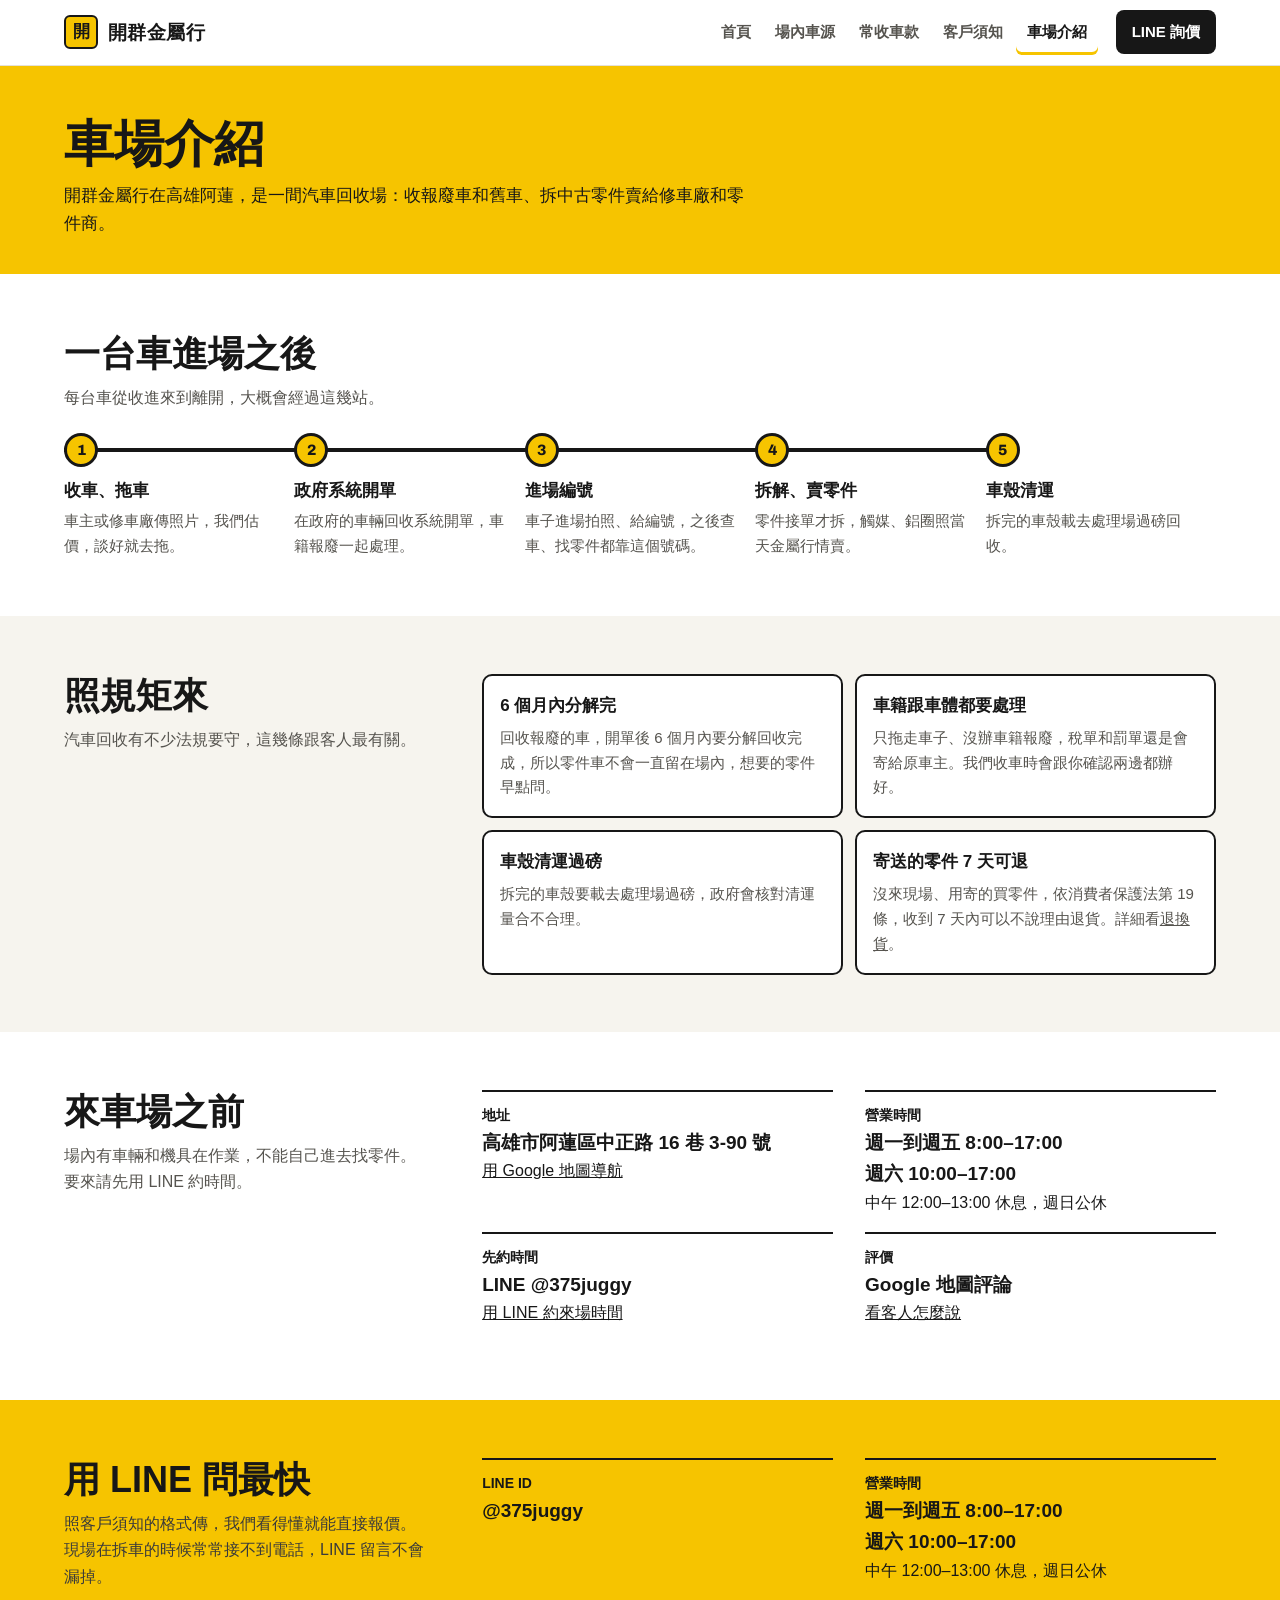
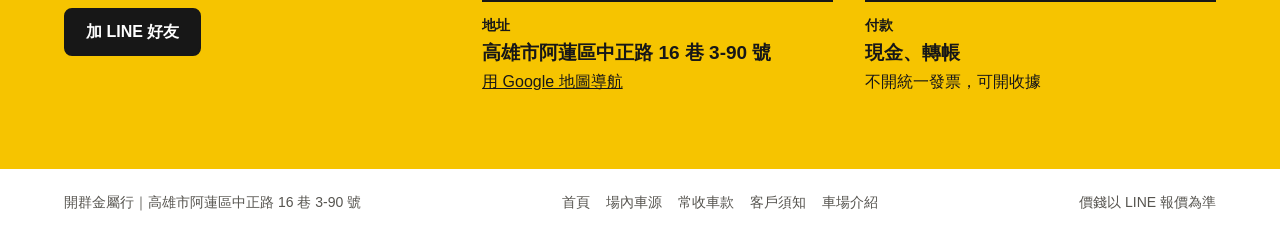
<file: about.html>
<!DOCTYPE html>
<html lang="zh-Hant-TW">
<head>
<meta charset="utf-8">
<meta name="viewport" content="width=device-width, initial-scale=1">
<title>車場介紹｜開群金屬行</title>
<meta name="description" content="開群金屬行在高雄阿蓮：一台報廢車進場後怎麼處理、我們守哪些規矩、來車場之前要知道的事。">
<meta name="theme-color" content="#f6c400">
<link rel="canonical" href="https://t3ekaede-beep.github.io/kaichun-metal/about.html">
<link rel="icon" href="favicon.svg" type="image/svg+xml">
<link rel="icon" href="favicon-32.png" sizes="32x32" type="image/png">
<link rel="apple-touch-icon" href="apple-touch-icon.png">
<meta property="og:type" content="website">
<meta property="og:locale" content="zh_TW">
<meta property="og:site_name" content="開群金屬行">
<meta property="og:title" content="車場介紹｜開群金屬行">
<meta property="og:description" content="開群金屬行在高雄阿蓮：一台報廢車進場後怎麼處理、我們守哪些規矩、來車場之前要知道的事。">
<meta property="og:url" content="https://t3ekaede-beep.github.io/kaichun-metal/about.html">
<meta property="og:image" content="https://t3ekaede-beep.github.io/kaichun-metal/og.png">
<meta property="og:image:width" content="1200">
<meta property="og:image:height" content="630">
<meta name="twitter:card" content="summary_large_image">
<link rel="preconnect" href="https://fonts.googleapis.com">
<link rel="preconnect" href="https://fonts.gstatic.com" crossorigin>
<link href="https://fonts.googleapis.com/css2?family=Archivo:wght@800&amp;display=swap" rel="stylesheet">
<link rel="stylesheet" href="assets/site.css">
<script type="application/ld+json">{"@context": "https://schema.org", "@type": "AutoPartsStore", "name": "開群金屬行", "url": "https://t3ekaede-beep.github.io/kaichun-metal/", "image": "https://t3ekaede-beep.github.io/kaichun-metal/og.png", "description": "高雄阿蓮的汽車回收場：中古零件、報廢車收購。", "address": {"@type": "PostalAddress", "streetAddress": "阿蓮里中正路16巷3-90號", "addressLocality": "阿蓮區", "addressRegion": "高雄市", "postalCode": "822", "addressCountry": "TW"}, "geo": {"@type": "GeoCoordinates", "latitude": 22.882908, "longitude": 120.3438987}, "hasMap": "https://www.google.com/maps/search/?api=1&query=%E9%96%8B%E7%BE%A4%E9%87%91%E5%B1%AC%E8%A1%8C&query_place_id=ChIJ3XGffF9tbjQRUe3NIeFh1gE", "openingHoursSpecification": [{"@type": "OpeningHoursSpecification", "dayOfWeek": ["Monday", "Tuesday", "Wednesday", "Thursday", "Friday"], "opens": "08:00", "closes": "12:00"}, {"@type": "OpeningHoursSpecification", "dayOfWeek": ["Monday", "Tuesday", "Wednesday", "Thursday", "Friday"], "opens": "13:00", "closes": "17:00"}, {"@type": "OpeningHoursSpecification", "dayOfWeek": "Saturday", "opens": "10:00", "closes": "12:00"}, {"@type": "OpeningHoursSpecification", "dayOfWeek": "Saturday", "opens": "13:00", "closes": "17:00"}], "paymentAccepted": "現金, 轉帳", "sameAs": ["https://line.me/R/ti/p/@375juggy"]}</script>
</head>
<body>
<a class="skip" href="#main">跳到內容</a>
<svg width="0" height="0" style="position:absolute" aria-hidden="true"><symbol id="sil" viewBox="0 0 300 110"><path fill="currentColor" d="M8 84V62q2-11 22-13l52-4 30-29q6-6 15-6h76q10 0 17 8l28 27 30 5q14 3 14 16v18z"/><circle cx="76" cy="84" r="22" fill="currentColor"/><circle cx="234" cy="84" r="22" fill="currentColor"/></symbol></svg>
<header class="hdr"><div class="bar">
<a class="brand" href="index.html"><span class="plate" aria-hidden="true">開</span><b>開群金屬行</b></a>
<nav class="main" aria-label="主選單"><a href="index.html">首頁</a><a href="inventory.html">場內車源</a><a href="models.html">常收車款</a><a href="guide.html">客戶須知</a><a href="about.html" aria-current="page">車場介紹</a></nav>
<a class="cta" data-goatcounter-click="line-add" data-goatcounter-no-session="1" href="https://line.me/R/ti/p/@375juggy">LINE 詢價</a>
</div></header>
<main id="main">
<section class="page-head"><div class="wrap">
  <h1>車場介紹</h1>
  <p>開群金屬行在高雄阿蓮，是一間汽車回收場：收報廢車和舊車、拆中古零件賣給修車廠和零件商。</p>
</div></section>

<section class="band"><div class="wrap">
  <div class="sec-head"><h2>一台車進場之後</h2><p class="lead">每台車從收進來到離開，大概會經過這幾站。</p></div>
  <ol class="route">
    <li><i>1</i><b>收車、拖車</b><span>車主或修車廠傳照片，我們估價，談好就去拖。</span></li>
    <li><i>2</i><b>政府系統開單</b><span>在政府的車輛回收系統開單，車籍報廢一起處理。</span></li>
    <li><i>3</i><b>進場編號</b><span>車子進場拍照、給編號，之後查車、找零件都靠這個號碼。</span></li>
    <li><i>4</i><b>拆解、賣零件</b><span>零件接單才拆，觸媒、鋁圈照當天金屬行情賣。</span></li>
    <li><i>5</i><b>車殼清運</b><span>拆完的車殼載去處理場過磅回收。</span></li>
  </ol>
</div></section>

<section class="band alt"><div class="wrap sec">
  <div><h2>照規矩來</h2><p class="lead">汽車回收有不少法規要守，這幾條跟客人最有關。</p></div>
  <div class="rules">
    <div class="box"><b>6 個月內分解完</b><p>回收報廢的車，開單後 6 個月內要分解回收完成，所以零件車不會一直留在場內，想要的零件早點問。</p></div>
    <div class="box"><b>車籍跟車體都要處理</b><p>只拖走車子、沒辦車籍報廢，稅單和罰單還是會寄給原車主。我們收車時會跟你確認兩邊都辦好。</p></div>
    <div class="box"><b>車殼清運過磅</b><p>拆完的車殼要載去處理場過磅，政府會核對清運量合不合理。</p></div>
    <div class="box"><b>寄送的零件 7 天可退</b><p>沒來現場、用寄的買零件，依消費者保護法第 19 條，收到 7 天內可以不說理由退貨。詳細看<a href="guide.html#returns">退換貨</a>。</p></div>
  </div>
</div></section>

<section class="band"><div class="wrap sec">
  <div><h2>來車場之前</h2><p class="lead">場內有車輛和機具在作業，不能自己進去找零件。要來請先用 LINE 約時間。</p></div>
  <div class="cgrid plain-grid">
    <div><small>地址</small><span>高雄市阿蓮區中正路 16 巷 3-90 號</span><br><a href="https://www.google.com/maps/search/?api=1&amp;query=%E9%96%8B%E7%BE%A4%E9%87%91%E5%B1%AC%E8%A1%8C&amp;query_place_id=ChIJ3XGffF9tbjQRUe3NIeFh1gE">用 Google 地圖導航</a></div>
    <div><small>營業時間</small><span class="nw">週一到週五 8:00–17:00</span><br><span class="nw">週六 10:00–17:00</span><br>中午 12:00–13:00 休息，週日公休</div>
    <div><small>先約時間</small><span>LINE @375juggy</span><br><a data-goatcounter-click="line-add" data-goatcounter-no-session="1" href="https://line.me/R/ti/p/@375juggy">用 LINE 約來場時間</a></div>
    <div><small>評價</small><span>Google 地圖評論</span><br><a href="https://www.google.com/maps/search/?api=1&amp;query=%E9%96%8B%E7%BE%A4%E9%87%91%E5%B1%AC%E8%A1%8C&amp;query_place_id=ChIJ3XGffF9tbjQRUe3NIeFh1gE">看客人怎麼說</a></div>
  </div>
</div></section>
<section class="band contact" id="contact"><div class="wrap sec">
  <div>
    <h2>用 LINE 問最快</h2>
    <p class="lead">照客戶須知的格式傳，我們看得懂就能直接報價。現場在拆車的時候常常接不到電話，LINE 留言不會漏掉。</p>
    <div class="btns" style="margin-top:18px"><a class="btn dark" data-goatcounter-click="line-add" data-goatcounter-no-session="1" href="https://line.me/R/ti/p/@375juggy">加 LINE 好友</a></div>
  </div>
  <div class="cgrid">
    <div><small>LINE ID</small><span>@375juggy</span></div>
    <div><small>營業時間</small><span class="nw">週一到週五 8:00–17:00</span><br><span class="nw">週六 10:00–17:00</span><br>中午 12:00–13:00 休息，週日公休</div>
    <div><small>地址</small><span>高雄市阿蓮區中正路 16 巷 3-90 號</span><br><a href="https://www.google.com/maps/search/?api=1&amp;query=%E9%96%8B%E7%BE%A4%E9%87%91%E5%B1%AC%E8%A1%8C&amp;query_place_id=ChIJ3XGffF9tbjQRUe3NIeFh1gE">用 Google 地圖導航</a></div>
    <div><small>付款</small><span>現金、轉帳</span><br>不開統一發票，可開收據</div>
  </div>
</div></section>

</main>
<footer class="ft"><div class="wrap"><span>開群金屬行｜高雄市阿蓮區中正路 16 巷 3-90 號</span><nav aria-label="頁尾"><a href="index.html">首頁</a><a href="inventory.html">場內車源</a><a href="models.html">常收車款</a><a href="guide.html">客戶須知</a><a href="about.html">車場介紹</a></nav><span>價錢以 LINE 報價為準</span></div></footer>
<script src="assets/site.js" defer></script>

</body>
</html>
</file>
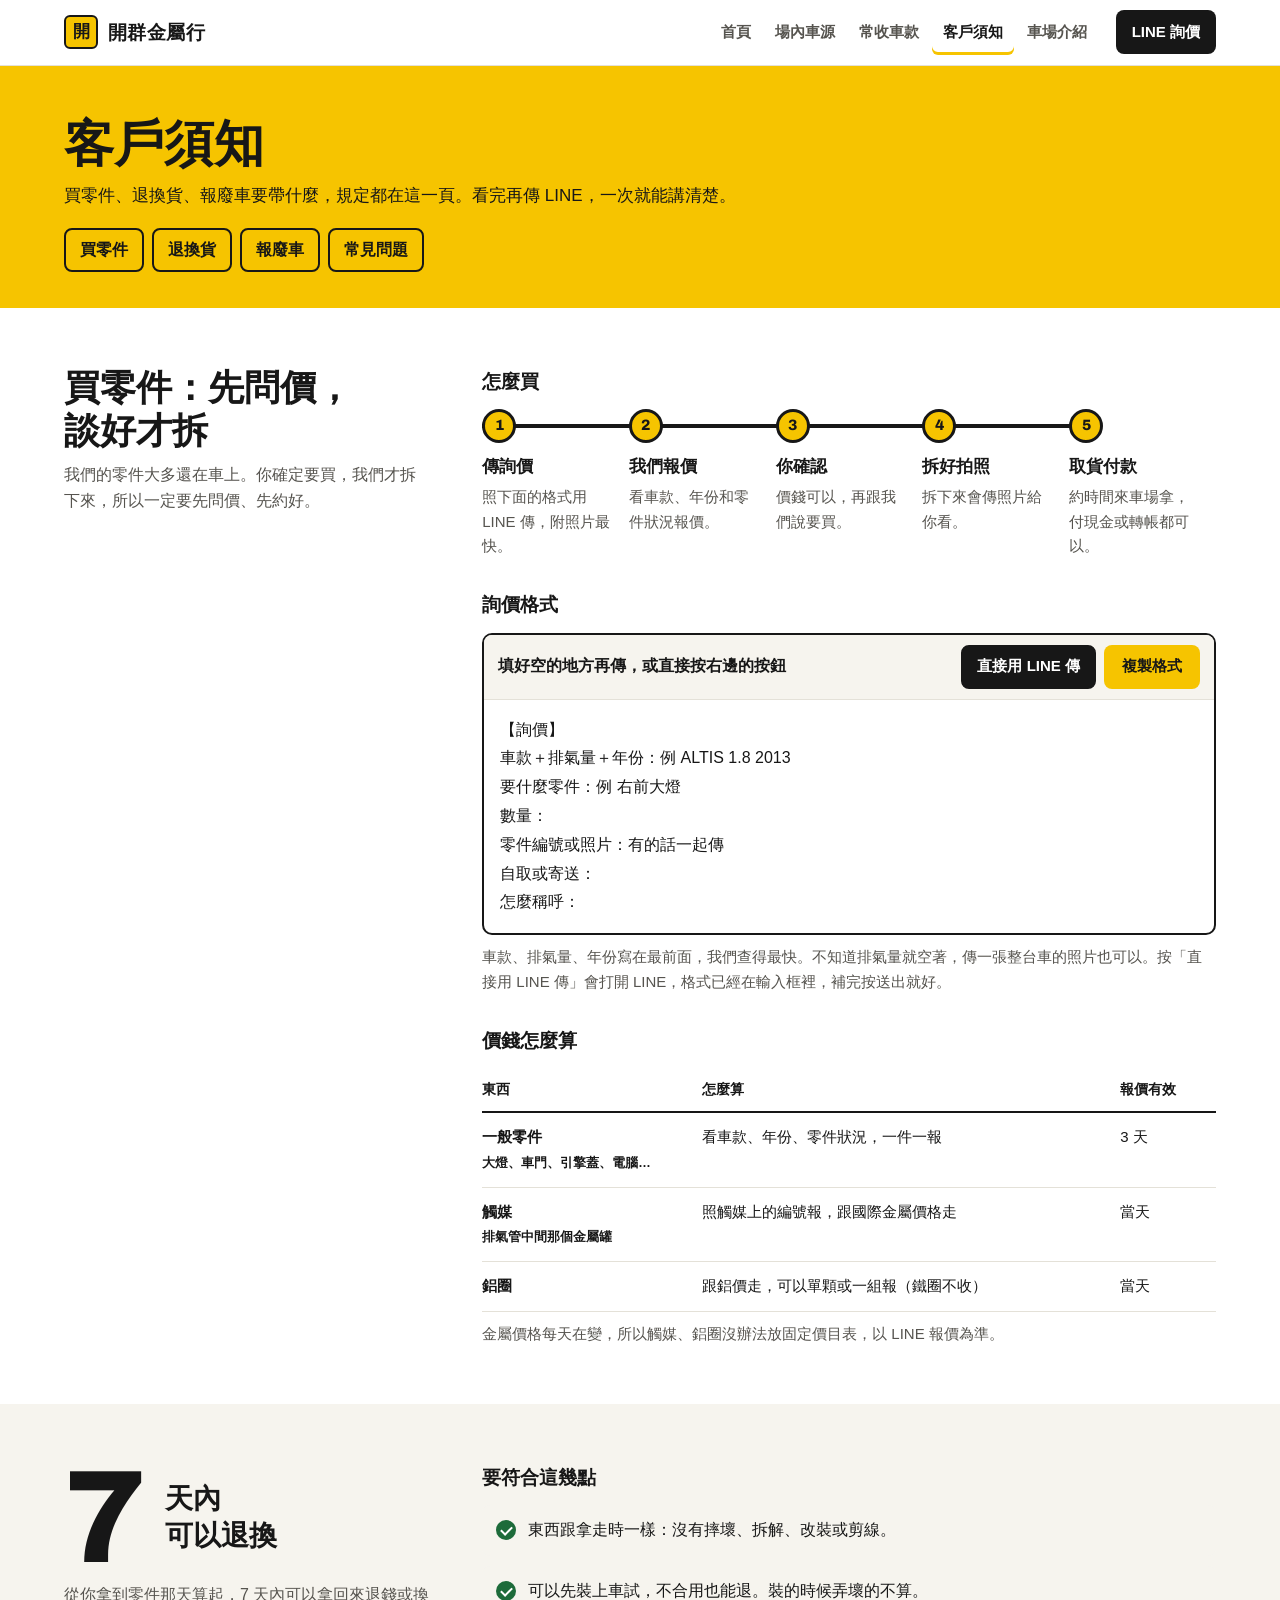
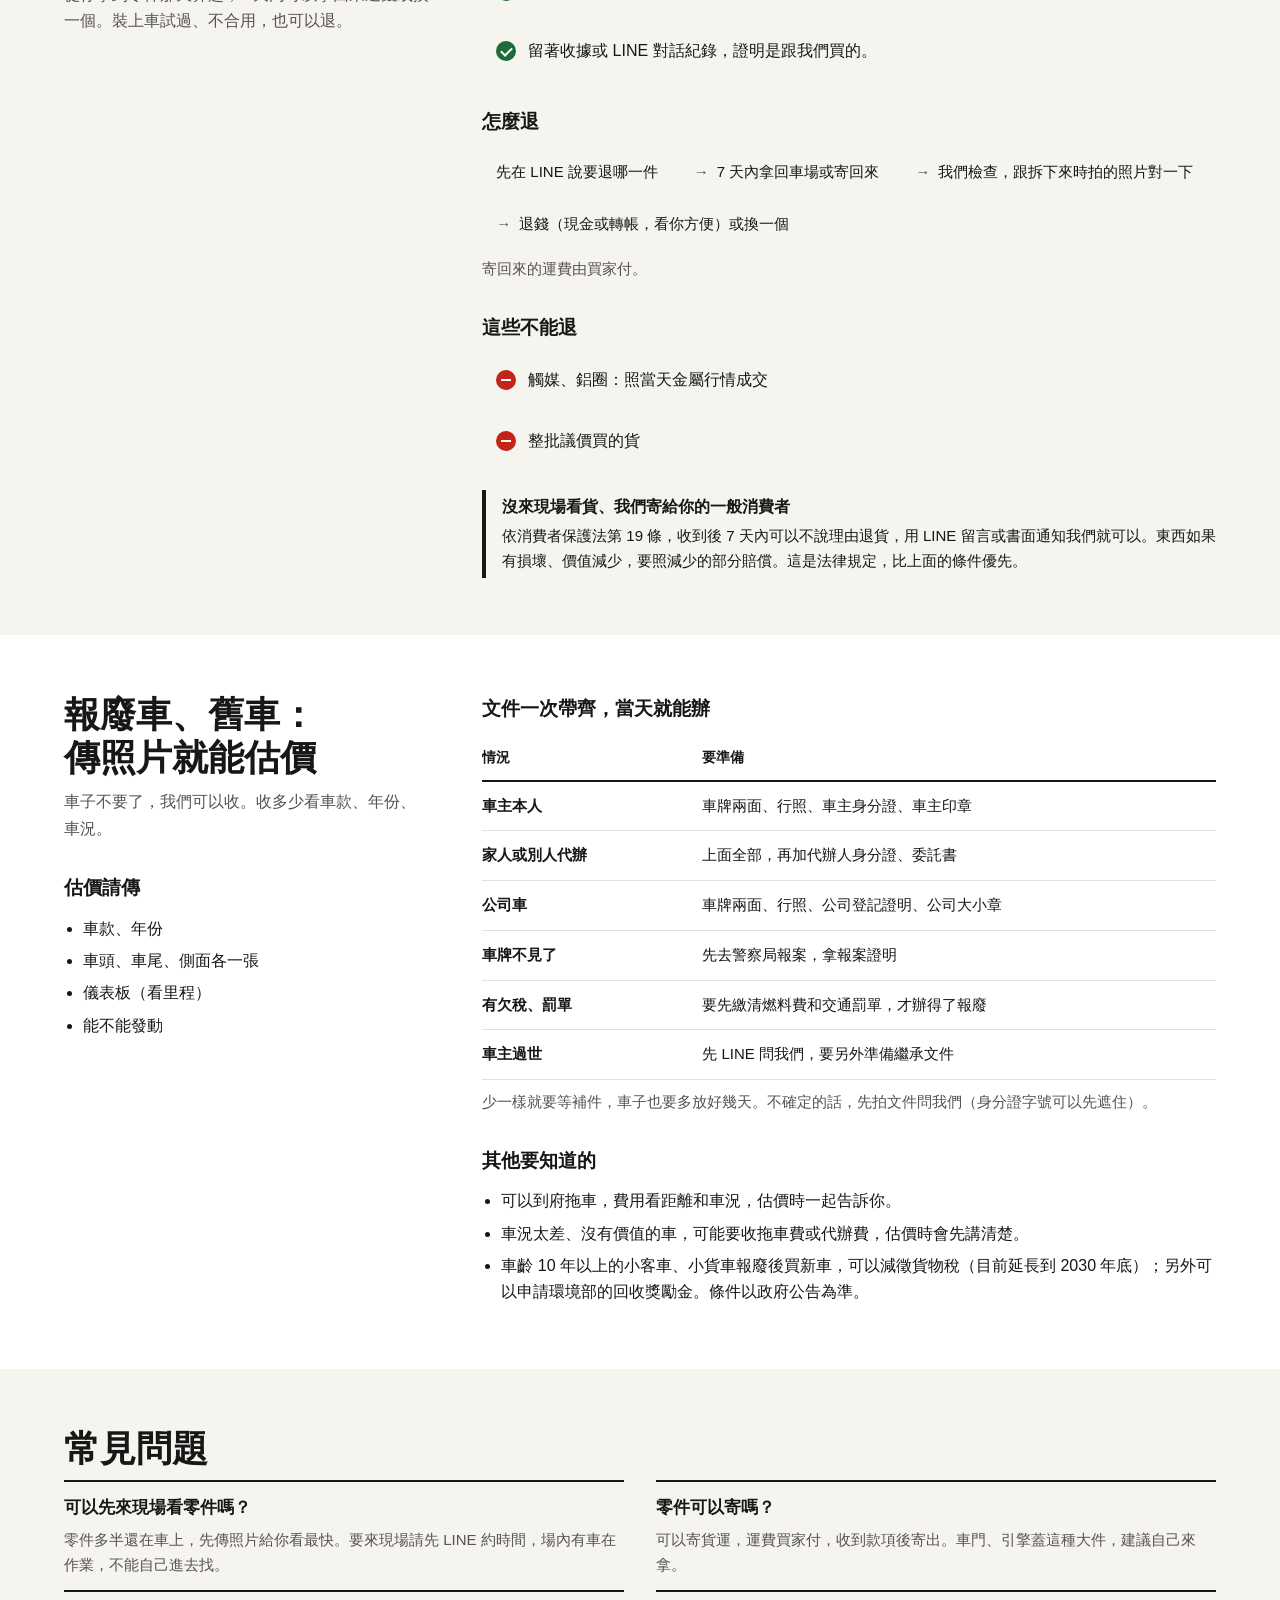
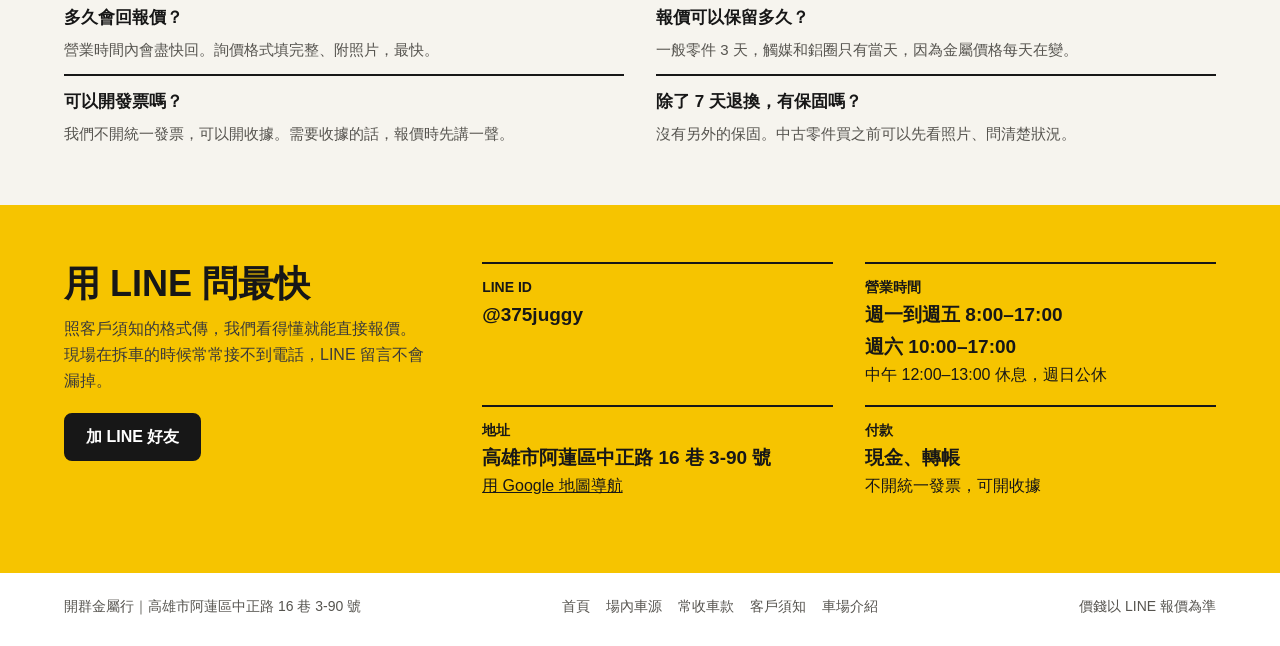
<file: guide.html>
<!DOCTYPE html>
<html lang="zh-Hant-TW">
<head>
<meta charset="utf-8">
<meta name="viewport" content="width=device-width, initial-scale=1">
<title>客戶須知｜開群金屬行</title>
<meta name="description" content="買中古零件怎麼報價、零件 7 天內退換、報廢車要帶什麼文件，一頁看完。">
<meta name="theme-color" content="#f6c400">
<link rel="canonical" href="https://t3ekaede-beep.github.io/kaichun-metal/guide.html">
<link rel="icon" href="favicon.svg" type="image/svg+xml">
<link rel="icon" href="favicon-32.png" sizes="32x32" type="image/png">
<link rel="apple-touch-icon" href="apple-touch-icon.png">
<meta property="og:type" content="website">
<meta property="og:locale" content="zh_TW">
<meta property="og:site_name" content="開群金屬行">
<meta property="og:title" content="客戶須知｜開群金屬行">
<meta property="og:description" content="買中古零件怎麼報價、零件 7 天內退換、報廢車要帶什麼文件，一頁看完。">
<meta property="og:url" content="https://t3ekaede-beep.github.io/kaichun-metal/guide.html">
<meta property="og:image" content="https://t3ekaede-beep.github.io/kaichun-metal/og.png">
<meta property="og:image:width" content="1200">
<meta property="og:image:height" content="630">
<meta name="twitter:card" content="summary_large_image">
<link rel="preconnect" href="https://fonts.googleapis.com">
<link rel="preconnect" href="https://fonts.gstatic.com" crossorigin>
<link href="https://fonts.googleapis.com/css2?family=Archivo:wght@800&amp;display=swap" rel="stylesheet">
<link rel="stylesheet" href="assets/site.css">

</head>
<body>
<a class="skip" href="#main">跳到內容</a>
<svg width="0" height="0" style="position:absolute" aria-hidden="true"><symbol id="sil" viewBox="0 0 300 110"><path fill="currentColor" d="M8 84V62q2-11 22-13l52-4 30-29q6-6 15-6h76q10 0 17 8l28 27 30 5q14 3 14 16v18z"/><circle cx="76" cy="84" r="22" fill="currentColor"/><circle cx="234" cy="84" r="22" fill="currentColor"/></symbol></svg>
<header class="hdr"><div class="bar">
<a class="brand" href="index.html"><span class="plate" aria-hidden="true">開</span><b>開群金屬行</b></a>
<nav class="main" aria-label="主選單"><a href="index.html">首頁</a><a href="inventory.html">場內車源</a><a href="models.html">常收車款</a><a href="guide.html" aria-current="page">客戶須知</a><a href="about.html">車場介紹</a></nav>
<a class="cta" data-goatcounter-click="line-add" data-goatcounter-no-session="1" href="https://line.me/R/ti/p/@375juggy">LINE 詢價</a>
</div></header>
<main id="main">
<section class="page-head"><div class="wrap">
  <h1>客戶須知</h1>
  <p>買零件、退換貨、報廢車要帶什麼，規定都在這一頁。看完再傳 LINE，一次就能講清楚。</p>
  <nav class="tabs" aria-label="本頁段落"><a href="#parts">買零件</a><a href="#returns">退換貨</a><a href="#car">報廢車</a><a href="#faq">常見問題</a></nav>
</div></section>
<section class="band" id="parts"><div class="wrap sec">
  <div>
    <h2><span class="ib">買零件：</span><span class="ib">先問價，</span><span class="ib">談好才拆</span></h2>
    <p class="lead">我們的零件大多還在車上。你確定要買，我們才拆下來，所以一定要先問價、先約好。</p>
  </div>
  <div>
    <h3>怎麼買</h3>
    <ol class="route">
      <li><i>1</i><b>傳詢價</b><span>照下面的格式用 LINE 傳，附照片最快。</span></li>
      <li><i>2</i><b>我們報價</b><span>看車款、年份和零件狀況報價。</span></li>
      <li><i>3</i><b>你確認</b><span>價錢可以，再跟我們說要買。</span></li>
      <li><i>4</i><b>拆好拍照</b><span>拆下來會傳照片給你看。</span></li>
      <li><i>5</i><b>取貨付款</b><span>約時間來車場拿，付現金或轉帳都可以。</span></li>
    </ol>

    <h3>詢價格式</h3>
    <div class="copybox">
      <div class="copyhead"><b>填好空的地方再傳，或直接按右邊的按鈕</b><span class="copyacts"><a class="btn sm dark" data-goatcounter-click="line-ask-parts" data-goatcounter-no-session="1" href="https://line.me/R/oaMessage/%40375juggy/?%E3%80%90%E8%A9%A2%E5%83%B9%E3%80%91%0A%E8%BB%8A%E6%AC%BE%EF%BC%8B%E6%8E%92%E6%B0%A3%E9%87%8F%EF%BC%8B%E5%B9%B4%E4%BB%BD%EF%BC%9A%0A%E8%A6%81%E4%BB%80%E9%BA%BC%E9%9B%B6%E4%BB%B6%EF%BC%9A%0A%E6%95%B8%E9%87%8F%EF%BC%9A%0A%E9%9B%B6%E4%BB%B6%E7%B7%A8%E8%99%9F%E6%88%96%E7%85%A7%E7%89%87%EF%BC%9A%E6%9C%89%E7%9A%84%E8%A9%B1%E4%B8%80%E8%B5%B7%E5%82%B3%0A%E8%87%AA%E5%8F%96%E6%88%96%E5%AF%84%E9%80%81%EF%BC%9A%0A%E6%80%8E%E9%BA%BC%E7%A8%B1%E5%91%BC%EF%BC%9A">直接用 LINE 傳</a><button type="button" id="copyBtn">複製格式</button></span></div>
<pre id="fmt">【詢價】
車款＋排氣量＋年份：例 ALTIS 1.8 2013
要什麼零件：例 右前大燈
數量：
零件編號或照片：有的話一起傳
自取或寄送：
怎麼稱呼：</pre>
    </div>
    <p class="note">車款、排氣量、年份寫在最前面，我們查得最快。不知道排氣量就空著，傳一張整台車的照片也可以。按「直接用 LINE 傳」會打開 LINE，格式已經在輸入框裡，補完按送出就好。 <span id="copyMsg" role="status"></span></p>

    <h3>價錢怎麼算</h3>
    <div class="tbl"><table class="stack">
      <thead><tr><th>東西</th><th>怎麼算</th><th>報價有效</th></tr></thead>
      <tbody>
        <tr><td>一般零件<br><small>大燈、車門、引擎蓋、電腦…</small></td><td>看車款、年份、零件狀況，一件一報</td><td class="nw">3 天</td></tr>
        <tr><td>觸媒<br><small>排氣管中間那個金屬罐</small></td><td>照觸媒上的編號報，跟國際金屬價格走</td><td class="nw">當天</td></tr>
        <tr><td>鋁圈</td><td>跟鋁價走，可以單顆或一組報（鐵圈不收）</td><td class="nw">當天</td></tr>
      </tbody>
    </table></div>
    <p class="note">金屬價格每天在變，所以觸媒、鋁圈沒辦法放固定價目表，以 LINE 報價為準。</p>
  </div>
</div></section>

<section class="band alt" id="returns"><div class="wrap sec">
  <div>
    <div class="seven"><strong>7</strong><span>天內<br>可以退換</span></div>
    <p class="lead">從你拿到零件那天算起，7 天內可以拿回來退錢或換一個。裝上車試過、不合用，也可以退。</p>
  </div>
  <div>
    <h3>要符合這幾點</h3>
    <ul class="checks">
      <li>東西跟拿走時一樣：沒有摔壞、拆解、改裝或剪線。</li>
      <li>可以先裝上車試，不合用也能退。裝的時候弄壞的不算。</li>
      <li>留著收據或 LINE 對話紀錄，證明是跟我們買的。</li>
    </ul>

    <h3>怎麼退</h3>
    <ol class="flow">
      <li>先在 LINE 說要退哪一件</li>
      <li>7 天內拿回車場或寄回來</li>
      <li>我們檢查，跟拆下來時拍的照片對一下</li>
      <li>退錢（現金或轉帳，看你方便）或換一個</li>
    </ol>
    <p class="note">寄回來的運費由買家付。</p>

    <h3>這些不能退</h3>
    <ul class="checks no">
      <li>觸媒、鋁圈：照當天金屬行情成交</li>
      <li>整批議價買的貨</li>
    </ul>

    <div class="law">
      <b>沒來現場看貨、我們寄給你的一般消費者</b>
      依消費者保護法第 19 條，收到後 7 天內可以不說理由退貨，用 LINE 留言或書面通知我們就可以。東西如果有損壞、價值減少，要照減少的部分賠償。這是法律規定，比上面的條件優先。
    </div>
  </div>
</div></section>

<section class="band" id="car"><div class="wrap sec">
  <div>
    <h2><span class="ib">報廢車、舊車：</span><span class="ib">傳照片就能估價</span></h2>
    <p class="lead">車子不要了，我們可以收。收多少看車款、年份、車況。</p>
    <h3>估價請傳</h3>
    <ul class="plain">
      <li>車款、年份</li>
      <li>車頭、車尾、側面各一張</li>
      <li>儀表板（看里程）</li>
      <li>能不能發動</li>
    </ul>
  </div>
  <div>
    <h3>文件一次帶齊，當天就能辦</h3>
    <div class="tbl"><table class="stack">
      <thead><tr><th>情況</th><th>要準備</th></tr></thead>
      <tbody>
        <tr><td>車主本人</td><td>車牌兩面、行照、車主身分證、車主印章</td></tr>
        <tr><td>家人或別人代辦</td><td>上面全部，再加代辦人身分證、委託書</td></tr>
        <tr><td>公司車</td><td>車牌兩面、行照、公司登記證明、公司大小章</td></tr>
        <tr><td>車牌不見了</td><td>先去警察局報案，拿報案證明</td></tr>
        <tr><td>有欠稅、罰單</td><td>要先繳清燃料費和交通罰單，才辦得了報廢</td></tr>
        <tr><td>車主過世</td><td>先 LINE 問我們，要另外準備繼承文件</td></tr>
      </tbody>
    </table></div>
    <p class="note">少一樣就要等補件，車子也要多放好幾天。不確定的話，先拍文件問我們（身分證字號可以先遮住）。</p>
    <h3>其他要知道的</h3>
    <ul class="plain">
      <li>可以到府拖車，費用看距離和車況，估價時一起告訴你。</li>
      <li>車況太差、沒有價值的車，可能要收拖車費或代辦費，估價時會先講清楚。</li>
      <li>車齡 10 年以上的小客車、小貨車報廢後買新車，可以減徵貨物稅（目前延長到 2030 年底）；另外可以申請環境部的回收獎勵金。條件以政府公告為準。</li>
    </ul>
  </div>
</div></section>

<section class="band alt" id="faq"><div class="wrap">
  <h2>常見問題</h2>
  <div class="faq">
    <div><b>可以先來現場看零件嗎？</b><p>零件多半還在車上，先傳照片給你看最快。要來現場請先 LINE 約時間，場內有車在作業，不能自己進去找。</p></div>
    <div><b>零件可以寄嗎？</b><p>可以寄貨運，運費買家付，收到款項後寄出。車門、引擎蓋這種大件，建議自己來拿。</p></div>
    <div><b>多久會回報價？</b><p>營業時間內會盡快回。詢價格式填完整、附照片，最快。</p></div>
    <div><b>報價可以保留多久？</b><p>一般零件 3 天，觸媒和鋁圈只有當天，因為金屬價格每天在變。</p></div>
    <div><b>可以開發票嗎？</b><p>我們不開統一發票，可以開收據。需要收據的話，報價時先講一聲。</p></div>
    <div><b>除了 7 天退換，有保固嗎？</b><p>沒有另外的保固。中古零件買之前可以先看照片、問清楚狀況。</p></div>
  </div>
</div></section>

<section class="band contact" id="contact"><div class="wrap sec">
  <div>
    <h2>用 LINE 問最快</h2>
    <p class="lead">照客戶須知的格式傳，我們看得懂就能直接報價。現場在拆車的時候常常接不到電話，LINE 留言不會漏掉。</p>
    <div class="btns" style="margin-top:18px"><a class="btn dark" data-goatcounter-click="line-add" data-goatcounter-no-session="1" href="https://line.me/R/ti/p/@375juggy">加 LINE 好友</a></div>
  </div>
  <div class="cgrid">
    <div><small>LINE ID</small><span>@375juggy</span></div>
    <div><small>營業時間</small><span class="nw">週一到週五 8:00–17:00</span><br><span class="nw">週六 10:00–17:00</span><br>中午 12:00–13:00 休息，週日公休</div>
    <div><small>地址</small><span>高雄市阿蓮區中正路 16 巷 3-90 號</span><br><a href="https://www.google.com/maps/search/?api=1&amp;query=%E9%96%8B%E7%BE%A4%E9%87%91%E5%B1%AC%E8%A1%8C&amp;query_place_id=ChIJ3XGffF9tbjQRUe3NIeFh1gE">用 Google 地圖導航</a></div>
    <div><small>付款</small><span>現金、轉帳</span><br>不開統一發票，可開收據</div>
  </div>
</div></section>

</main>
<footer class="ft"><div class="wrap"><span>開群金屬行｜高雄市阿蓮區中正路 16 巷 3-90 號</span><nav aria-label="頁尾"><a href="index.html">首頁</a><a href="inventory.html">場內車源</a><a href="models.html">常收車款</a><a href="guide.html">客戶須知</a><a href="about.html">車場介紹</a></nav><span>價錢以 LINE 報價為準</span></div></footer>
<script src="assets/site.js" defer></script>

</body>
</html>
</file>
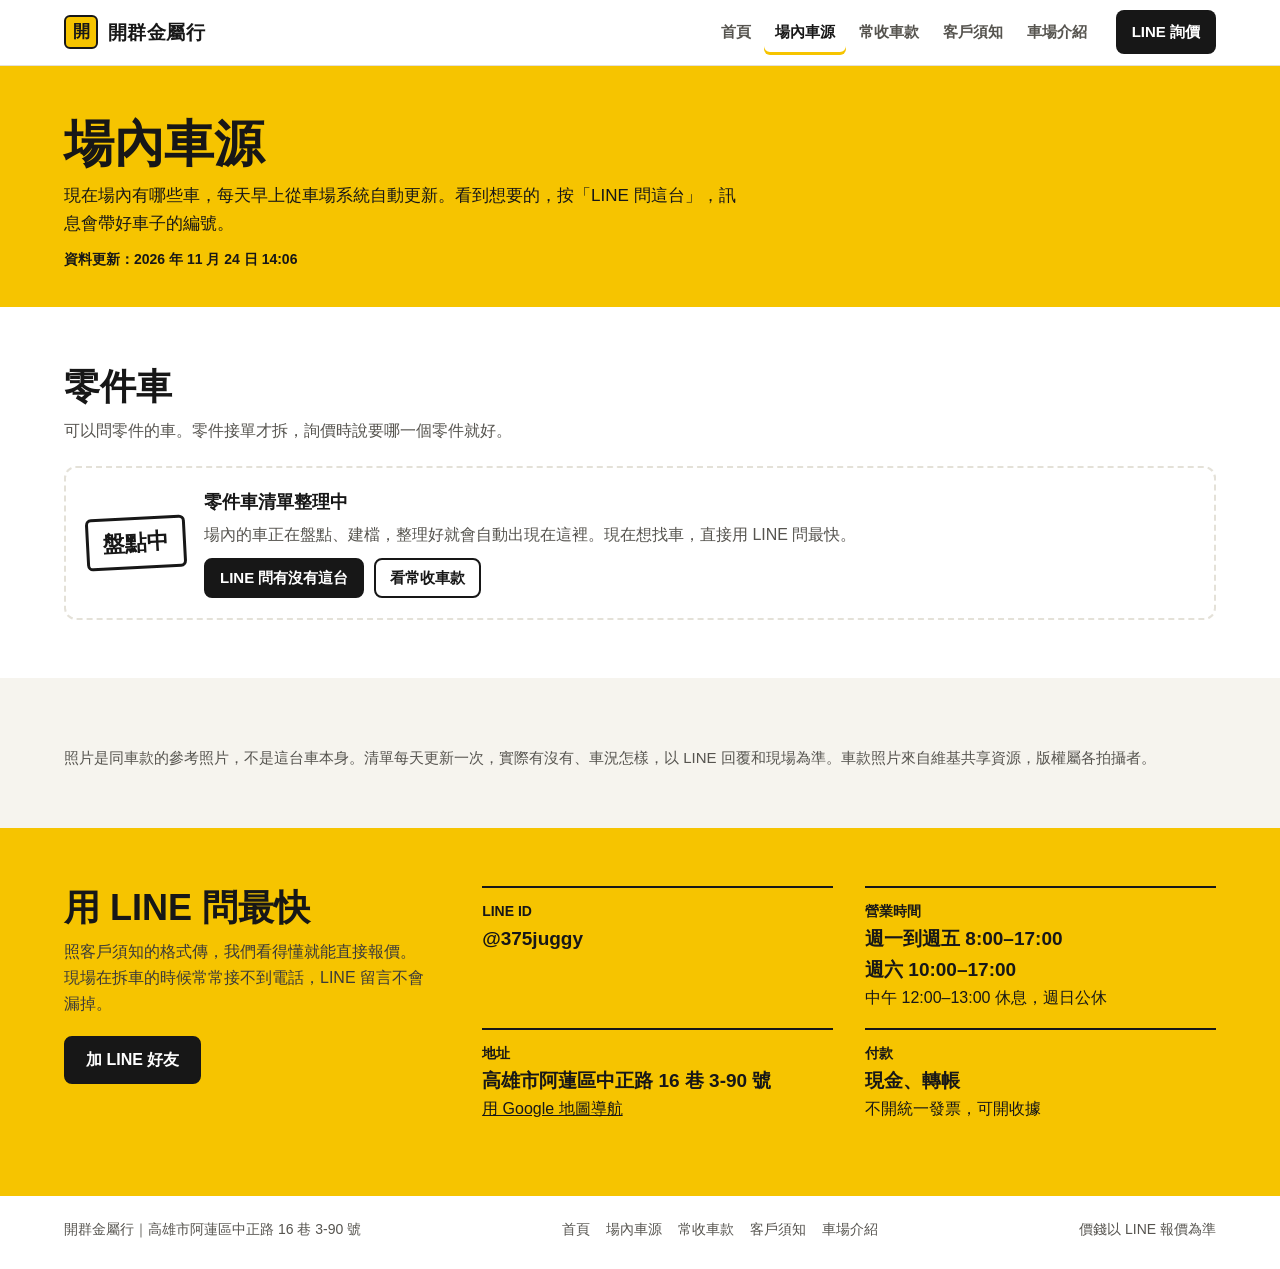
<file: inventory.html>
<!DOCTYPE html>
<html lang="zh-Hant-TW">
<head>
<meta charset="utf-8">
<meta name="viewport" content="width=device-width, initial-scale=1">
<title>場內車源｜開群金屬行</title>
<meta name="description" content="開群金屬行場內現有的零件車，每天早上自動更新，看到想要的直接 LINE 問。">
<meta name="theme-color" content="#f6c400">
<link rel="canonical" href="https://t3ekaede-beep.github.io/kaichun-metal/inventory.html">
<link rel="icon" href="favicon.svg" type="image/svg+xml">
<link rel="icon" href="favicon-32.png" sizes="32x32" type="image/png">
<link rel="apple-touch-icon" href="apple-touch-icon.png">
<meta property="og:type" content="website">
<meta property="og:locale" content="zh_TW">
<meta property="og:site_name" content="開群金屬行">
<meta property="og:title" content="場內車源｜開群金屬行">
<meta property="og:description" content="開群金屬行場內現有的零件車，每天早上自動更新，看到想要的直接 LINE 問。">
<meta property="og:url" content="https://t3ekaede-beep.github.io/kaichun-metal/inventory.html">
<meta property="og:image" content="https://t3ekaede-beep.github.io/kaichun-metal/og.png">
<meta property="og:image:width" content="1200">
<meta property="og:image:height" content="630">
<meta name="twitter:card" content="summary_large_image">
<link rel="preconnect" href="https://fonts.googleapis.com">
<link rel="preconnect" href="https://fonts.gstatic.com" crossorigin>
<link href="https://fonts.googleapis.com/css2?family=Archivo:wght@800&amp;display=swap" rel="stylesheet">
<link rel="stylesheet" href="assets/site.css">

</head>
<body>
<a class="skip" href="#main">跳到內容</a>
<svg width="0" height="0" style="position:absolute" aria-hidden="true"><symbol id="sil" viewBox="0 0 300 110"><path fill="currentColor" d="M8 84V62q2-11 22-13l52-4 30-29q6-6 15-6h76q10 0 17 8l28 27 30 5q14 3 14 16v18z"/><circle cx="76" cy="84" r="22" fill="currentColor"/><circle cx="234" cy="84" r="22" fill="currentColor"/></symbol></svg>
<header class="hdr"><div class="bar">
<a class="brand" href="index.html"><span class="plate" aria-hidden="true">開</span><b>開群金屬行</b></a>
<nav class="main" aria-label="主選單"><a href="index.html">首頁</a><a href="inventory.html" aria-current="page">場內車源</a><a href="models.html">常收車款</a><a href="guide.html">客戶須知</a><a href="about.html">車場介紹</a></nav>
<a class="cta" data-goatcounter-click="line-add" data-goatcounter-no-session="1" href="https://line.me/R/ti/p/@375juggy">LINE 詢價</a>
</div></header>
<main id="main">
<section class="page-head"><div class="wrap">
  <h1>場內車源</h1>
  <p>現在場內有哪些車，每天早上從車場系統自動更新。看到想要的，按「LINE 問這台」，訊息會帶好車子的編號。</p>
  <p class="upd">資料更新：2026 年 11 月 24 日 14:06</p>
</div></section>

<section class="band" id="parts-cars"><div class="wrap">
  <div class="sec-head"><h2>零件車</h2><p class="lead">可以問零件的車。零件接單才拆，詢價時說要哪一個零件就好。</p></div>
  <div class="empty"><div class="big">盤點中</div><div><b>零件車清單整理中</b><p>場內的車正在盤點、建檔，整理好就會自動出現在這裡。現在想找車，直接用 LINE 問最快。</p><div class="btns"><a class="btn sm dark" data-goatcounter-click="line-ask" data-goatcounter-no-session="1" href="https://line.me/R/oaMessage/%40375juggy/?%E6%88%91%E6%83%B3%E5%95%8F%E6%9C%89%E6%B2%92%E6%9C%89%E9%80%99%E5%8F%B0%E8%BB%8A%EF%BC%9A%E8%BB%8A%E6%AC%BE%EF%BC%8B%E5%B9%B4%E4%BB%BD%EF%BC%9A">LINE 問有沒有這台</a><a class="btn sm" href="models.html">看常收車款</a></div></div></div>
</div></section>

<section class="band alt"><div class="wrap">
  <p class="note">照片是同車款的參考照片，不是這台車本身。清單每天更新一次，實際有沒有、車況怎樣，以 LINE 回覆和現場為準。車款照片來自維基共享資源，版權屬各拍攝者。</p>
</div></section>
<section class="band contact" id="contact"><div class="wrap sec">
  <div>
    <h2>用 LINE 問最快</h2>
    <p class="lead">照客戶須知的格式傳，我們看得懂就能直接報價。現場在拆車的時候常常接不到電話，LINE 留言不會漏掉。</p>
    <div class="btns" style="margin-top:18px"><a class="btn dark" data-goatcounter-click="line-add" data-goatcounter-no-session="1" href="https://line.me/R/ti/p/@375juggy">加 LINE 好友</a></div>
  </div>
  <div class="cgrid">
    <div><small>LINE ID</small><span>@375juggy</span></div>
    <div><small>營業時間</small><span class="nw">週一到週五 8:00–17:00</span><br><span class="nw">週六 10:00–17:00</span><br>中午 12:00–13:00 休息，週日公休</div>
    <div><small>地址</small><span>高雄市阿蓮區中正路 16 巷 3-90 號</span><br><a href="https://www.google.com/maps/search/?api=1&amp;query=%E9%96%8B%E7%BE%A4%E9%87%91%E5%B1%AC%E8%A1%8C&amp;query_place_id=ChIJ3XGffF9tbjQRUe3NIeFh1gE">用 Google 地圖導航</a></div>
    <div><small>付款</small><span>現金、轉帳</span><br>不開統一發票，可開收據</div>
  </div>
</div></section>

</main>
<footer class="ft"><div class="wrap"><span>開群金屬行｜高雄市阿蓮區中正路 16 巷 3-90 號</span><nav aria-label="頁尾"><a href="index.html">首頁</a><a href="inventory.html">場內車源</a><a href="models.html">常收車款</a><a href="guide.html">客戶須知</a><a href="about.html">車場介紹</a></nav><span>價錢以 LINE 報價為準</span></div></footer>
<script src="assets/site.js" defer></script>

</body>
</html>
</file>
<file: assets/site.css>
/* VOICE    everyday business site for repair shops, parts traders, car owners and export buyers: plain, short, firm
   IDEA     the yard's own signboard: safety-yellow board, black lettering, and the marker-written number card on a windshield
   PICTURE  yard scene strip on the home page; model photos as cards; numbered stations for the process
   COLOUR   safety yellow bands, white ground, near-black ink, warning red only for limits; night keeps the yellow board
   TYPE     system CJK sans (no web font, fast in LINE), Archivo 800 for numbers and the plate
   LAYOUT   sticky header with one-line nav; yellow page head; sections as heading column + content; cards in auto-fit grids; phone stacks */

:root{--bg:#fff;--ink:#171717;--mut:#56544f;--line:#e4e1d8;--panel:#f6f4ee;--card:#fff;--red:#c42318;--ok:#1d6b3a;--yel:#f6c400;--yk:#171717;--shadow:0 1px 0 rgba(0,0,0,.04);color-scheme:light}
@media (prefers-color-scheme:dark){:root{--bg:#141413;--ink:#f0efea;--mut:#b9b7ae;--line:#2e2d2a;--panel:#1e1d1b;--card:#1a1918;--red:#ff7466;--ok:#6fd08f;color-scheme:dark}}
*{box-sizing:border-box;min-width:0}
html{scroll-padding-top:120px;-webkit-text-size-adjust:100%}
body{margin:0;background:var(--bg);color:var(--ink);font:16px/1.65 -apple-system,BlinkMacSystemFont,"PingFang TC","Noto Sans TC","Noto Sans CJK TC","Microsoft JhengHei",sans-serif;overflow-x:clip}
a{color:inherit}
img{max-width:100%;display:block}
.num{font-family:Archivo,-apple-system,sans-serif;font-weight:800}
.ib{display:inline-block}
.nw{white-space:nowrap}
.wrap{max-width:1240px;margin:0 auto}
.band{padding:clamp(32px,4.5vw,64px) max(5vw,16px)}
.band.alt{background:var(--panel)}
.skip{position:absolute;left:-999px;top:0}
.skip:focus{left:8px;top:8px;z-index:20;background:var(--yel);color:var(--yk);padding:8px 12px;border-radius:6px}

/* header */
header.hdr{position:sticky;top:0;z-index:10;background:var(--bg);border-bottom:1px solid var(--line)}
.bar{display:flex;align-items:center;gap:18px;padding:10px max(5vw,16px);max-width:1340px;margin:0 auto}
.brand{display:flex;align-items:center;gap:10px;text-decoration:none;flex:none}
.brand b{font-size:19px;font-weight:900;letter-spacing:.02em}
.plate{width:34px;height:34px;border-radius:6px;background:var(--yel);color:var(--yk);display:grid;place-items:center;font-weight:900;font-size:17px;border:2px solid var(--yk)}
nav.main{display:flex;gap:2px;overflow-x:auto;scrollbar-width:none;margin-left:auto}
nav.main::-webkit-scrollbar{display:none}
nav.main a{flex:none;text-decoration:none;font-size:15px;font-weight:600;padding:10px 11px;border-radius:6px;min-height:44px;display:flex;align-items:center;color:var(--mut)}
nav.main a:hover{background:var(--panel);color:var(--ink)}
nav.main a[aria-current=page]{color:var(--ink);box-shadow:inset 0 -3px 0 var(--yel)}
.cta{flex:none;display:inline-flex;align-items:center;min-height:44px;padding:0 16px;border-radius:8px;background:var(--yk);color:#fff;font-weight:700;font-size:15px;text-decoration:none}
@media (prefers-color-scheme:dark){.cta{background:var(--yel);color:var(--yk)}}
a:focus-visible,button:focus-visible,input:focus-visible,select:focus-visible{outline:3px solid var(--red);outline-offset:2px}

/* buttons */
.btns{display:flex;flex-wrap:wrap;gap:10px}
.btn{display:inline-flex;align-items:center;justify-content:center;min-height:48px;padding:0 20px;border-radius:8px;font-weight:700;text-decoration:none;font-size:16px;border:2px solid var(--yk);color:var(--yk);background:transparent}
.btn.dark{background:var(--yk);color:#fff}
.btn.sm{min-height:40px;padding:0 14px;font-size:15px;border-width:2px}

/* hero (home) */
.hero{background:var(--yel);color:var(--yk);padding-bottom:0}
.hero h1{font-size:clamp(34px,5.4vw,58px);line-height:1.1;font-weight:900;letter-spacing:-.01em;margin:0 0 14px;max-width:14em}
.hero p{font-size:17px;max-width:36em;margin:0 0 22px}
.scene{display:block;width:calc(100% + 2*max(5vw,16px));margin-left:calc(-1*max(5vw,16px));height:clamp(170px,22vw,280px);margin-top:28px}
#arm{animation:sway 5s ease-in-out infinite;transform-origin:1180px 0}
@keyframes sway{0%,100%{transform:rotate(0)}50%{transform:rotate(-1.6deg)}}
@media (prefers-reduced-motion:reduce){#arm{animation:none}}

/* page head (inner pages) */
.page-head{background:var(--yel);color:var(--yk);padding:clamp(28px,4vw,52px) max(5vw,16px) clamp(22px,3vw,36px)}
.page-head h1{font-size:clamp(32px,4.6vw,50px);line-height:1.1;font-weight:900;margin:0 0 10px}
.page-head p{margin:0;max-width:40em;font-size:17px}
.page-head .upd{margin-top:10px;font-size:14px;font-weight:600}
.tabs{display:flex;flex-wrap:wrap;gap:8px;margin-top:18px}
.tabs a{display:inline-flex;align-items:center;gap:8px;min-height:44px;padding:0 14px;border:2px solid var(--yk);border-radius:8px;text-decoration:none;font-weight:700;color:var(--yk)}
.tabs a b{font-family:Archivo,sans-serif;font-weight:800}

/* facts strip */
.facts{display:grid;grid-template-columns:repeat(3,minmax(0,1fr));border-bottom:1px solid var(--line);padding:0 max(5vw,16px)}
.fact{padding:22px 24px;text-decoration:none;border-right:1px solid var(--line);display:flex;gap:14px;align-items:baseline}
.fact:first-child{padding-left:0}
.fact:last-child{border-right:0}
.fact strong{font-size:clamp(28px,3.4vw,40px);line-height:1;font-weight:900;white-space:nowrap;flex:none}
.fact span{font-size:15px;color:var(--mut)}

/* section heads */
.sec{display:grid;grid-template-columns:minmax(0,4fr) minmax(0,8fr);gap:clamp(24px,4vw,64px)}
.sec-head{margin-bottom:22px}
.sec-head.row{display:flex;justify-content:space-between;align-items:end;gap:16px;flex-wrap:wrap}
h2{font-size:clamp(26px,3.2vw,36px);line-height:1.2;font-weight:900;margin:0 0 10px}
h3{font-size:19px;font-weight:700;margin:30px 0 12px}
h3:first-child{margin-top:0}
.lead{color:var(--mut);margin:0;font-size:16px;max-width:42em}
.more{font-weight:700;text-decoration:none;border-bottom:2px solid var(--yel);padding-bottom:2px;white-space:nowrap}
.note{font-size:15px;color:var(--mut);margin:10px 0 0}

/* service cards */
.svc{display:grid;grid-template-columns:repeat(2,minmax(0,1fr));gap:14px}
.svc-card{display:flex;flex-direction:column;gap:8px;padding:18px;border:2px solid var(--ink);border-radius:12px;text-decoration:none;background:var(--card)}
.svc-card:hover{background:var(--panel)}
.svc-card svg{width:44px;height:44px;flex:none}
.svc-card b{font-size:18px}
.svc-card span{font-size:15px;color:var(--mut);flex:1}
.svc-card em{font-style:normal;font-weight:700;font-size:15px}

/* cards grid */
.cards{display:grid;grid-template-columns:repeat(auto-fill,minmax(220px,1fr));gap:14px}
.card{display:flex;flex-direction:column;background:var(--card);border:1px solid var(--line);border-radius:12px;overflow:hidden}
.ph{position:relative;aspect-ratio:4/3;background:var(--panel);overflow:hidden}
.ph img{width:100%;height:100%;object-fit:cover}
.ph .sil{position:absolute;inset:18% 10%;color:var(--line)}
.ph .tag{position:absolute;left:10px;top:10px;background:#fff;color:#171717;border:2px solid #171717;border-radius:4px;padding:1px 8px;font:800 16px/1.3 Archivo,sans-serif;transform:rotate(-3deg)}
.ph .tier{position:absolute;right:10px;top:10px;background:var(--yel);color:var(--yk);border-radius:999px;padding:2px 10px;font-size:13px;font-weight:700}
.cb{padding:12px 14px 14px;display:flex;flex-direction:column;gap:4px;flex:1}
.cb h3{margin:0;font-size:18px;line-height:1.3}
.cb h3 small{font-size:14px;font-weight:600;color:var(--mut);margin-left:6px}
.meta{font-size:14px;color:var(--mut)}
.cb .btn{margin-top:auto;align-self:flex-start}
.cb .acts{margin-top:auto;padding-top:8px;display:flex;align-items:center;justify-content:space-between;gap:8px;flex-wrap:wrap}
.credit-link{font-size:13px;color:var(--mut)}
.credit{font-size:14px;color:var(--mut);margin-top:22px}

/* chips and filters */
.filters{display:grid;gap:12px;margin-bottom:16px}
.filters input{font:inherit;font-size:16px;min-height:48px;padding:0 14px;border:2px solid var(--ink);border-radius:8px;background:var(--bg);color:var(--ink);max-width:420px;width:100%}
.chips{display:flex;flex-wrap:wrap;gap:8px}
.chip{font:inherit;font-size:15px;font-weight:600;min-height:40px;padding:0 14px;border-radius:999px;border:1px solid var(--line);background:var(--bg);color:var(--ink);cursor:pointer}
.chip[aria-pressed=true]{background:var(--ink);color:var(--bg);border-color:var(--ink)}
.count{font-size:14px;color:var(--mut);margin:0 0 12px}
.model-strip{display:grid;grid-template-columns:repeat(auto-fill,minmax(150px,1fr));gap:12px}
.mini{display:block;text-decoration:none;border:1px solid var(--line);border-radius:10px;overflow:hidden;background:var(--card)}
.mini .ph{aspect-ratio:3/2}
.mini b{display:block;padding:8px 10px;font-size:15px}

/* empty state */
.empty{display:grid;grid-template-columns:auto minmax(0,1fr);gap:18px;align-items:center;padding:20px;border:2px dashed var(--line);border-radius:12px;background:var(--card)}
.empty .big{justify-self:start;font-weight:900;font-size:22px;line-height:1.2;background:#fff;color:#171717;border:3px solid #171717;border-radius:6px;padding:10px 14px;transform:rotate(-3deg);white-space:nowrap}
.empty p{margin:0 0 10px;color:var(--mut)}
.empty b{display:block;font-size:18px;margin-bottom:4px}

/* guide content */
.route{list-style:none;margin:0;padding:0;display:grid;grid-template-columns:repeat(5,minmax(0,1fr))}
.route.six{grid-template-columns:repeat(6,minmax(0,1fr))}
.route li{position:relative;padding:44px 12px 0 0}
.route li::before{content:"";position:absolute;top:15px;left:0;right:0;height:4px;background:var(--ink)}
.route li:last-child::before{right:auto;width:16px}
.route li i{position:absolute;top:0;left:0;width:34px;height:34px;border-radius:50%;background:var(--yel);color:var(--yk);border:3px solid var(--ink);display:grid;place-items:center;font:800 15px/1 Archivo,sans-serif;font-style:normal}
.route b{display:block;font-size:17px;margin-bottom:4px}
.route span{font-size:15px;color:var(--mut);display:block}
.copybox{border:2px solid var(--ink);border-radius:10px;overflow:hidden}
.copyhead{display:flex;justify-content:space-between;align-items:center;gap:12px;padding:10px 14px;background:var(--panel);border-bottom:1px solid var(--line);flex-wrap:wrap}
.copyhead b{font-size:16px}
.copyacts{display:flex;gap:8px;flex-wrap:wrap}
.copyhead button{font:inherit;font-weight:700;font-size:15px;min-height:44px;padding:0 18px;border-radius:8px;border:0;background:var(--yel);color:var(--yk);cursor:pointer}
pre{margin:0;padding:16px;font-family:inherit;font-size:16px;line-height:1.8;white-space:pre-wrap;overflow-x:auto}
#copyMsg{font-size:14px;color:var(--ok);font-weight:700}
.tbl{overflow-x:auto}
table{width:100%;border-collapse:collapse;font-size:15px}
th{text-align:left;font-weight:700;border-bottom:2px solid var(--ink);padding:10px 12px 10px 0;font-size:14px}
td{border-bottom:1px solid var(--line);padding:12px 12px 12px 0;vertical-align:top}
td:first-child{font-weight:700;width:30%}
.seven{display:flex;align-items:center;gap:18px;margin-bottom:8px}
.seven strong{font:800 clamp(88px,11vw,132px)/.85 Archivo,sans-serif}
.seven span{font-size:clamp(22px,2.6vw,28px);font-weight:900;line-height:1.3}
.checks{list-style:none;margin:0;padding:0;display:grid;gap:10px}
.checks li{position:relative;padding:12px 14px 12px 46px;background:var(--panel);border-radius:8px}
.checks li::before{content:"";position:absolute;left:14px;top:15px;width:20px;height:20px;border-radius:50%;background:var(--ok)}
.checks li::after{content:"";position:absolute;left:21px;top:19px;width:5px;height:9px;border:solid #fff;border-width:0 2.5px 2.5px 0;transform:rotate(45deg)}
.checks.no li::before{background:var(--red)}
.checks.no li::after{left:19px;top:24px;width:10px;height:0;border-width:0 0 2.5px 0;transform:none}
.flow{display:flex;flex-wrap:wrap;gap:8px;align-items:center;margin:0;padding:0;list-style:none}
.flow li{background:var(--panel);border-radius:8px;padding:10px 14px;font-size:15px}
.flow li+li::before{content:"→";margin-right:8px;color:var(--mut)}
.law{margin-top:24px;border-left:4px solid var(--ink);padding:4px 0 4px 16px;font-size:15px}
.law b{display:block;margin-bottom:4px;font-size:16px}
.steps3{display:grid;grid-template-columns:repeat(3,minmax(0,1fr));gap:12px}
.box{border:2px solid var(--ink);border-radius:10px;padding:16px;background:var(--card)}
.box i{font:800 28px/1 Archivo,sans-serif;font-style:normal;display:block;margin-bottom:10px}
.box b{display:block;font-size:17px;margin-bottom:6px}
.box p{margin:0;font-size:15px;color:var(--mut)}
.plain{margin:0;padding-left:1.2em}
.plain li{margin-bottom:6px}
.faq{display:grid;grid-template-columns:repeat(2,minmax(0,1fr));gap:12px 32px}
.faq div{border-top:2px solid var(--ink);padding-top:12px}
.faq b{display:block;font-size:17px;margin-bottom:6px}
.faq p{margin:0;font-size:15px;color:var(--mut)}
.rules{display:grid;grid-template-columns:repeat(2,minmax(0,1fr));gap:12px}

/* contact band + footer */
.contact{background:var(--yel);color:var(--yk)}
.contact h2{color:var(--yk)}
.contact .lead{color:#3a3a3a}
.cgrid{display:grid;grid-template-columns:repeat(2,minmax(0,1fr));gap:0 32px}
.cgrid div{border-top:2px solid var(--yk);padding:12px 0 16px}
.cgrid small{display:block;font-size:14px;font-weight:700}
.cgrid span{font-size:19px;font-weight:700}
.contact .btn{border-color:var(--yk)}
.plain-grid div{border-top-color:var(--ink)}
footer.ft{padding:22px max(5vw,16px) 28px;font-size:14px;color:var(--mut)}
footer.ft .wrap{display:flex;flex-wrap:wrap;gap:8px 24px;justify-content:space-between}
footer.ft nav{display:flex;flex-wrap:wrap;gap:4px 16px}
footer.ft a{text-decoration:none}
footer.ft a:hover{text-decoration:underline}

@media (max-width:980px){.svc{grid-template-columns:repeat(2,minmax(0,1fr))}.route.six{grid-template-columns:repeat(3,minmax(0,1fr));row-gap:24px}}
@media (max-width:900px){.sec{grid-template-columns:minmax(0,1fr)}}
@media (max-width:760px){
 .bar{flex-wrap:wrap;gap:6px 10px}
 .brand{margin-right:auto}
 nav.main{order:3;width:100%;margin:0 -6px}
 .facts{grid-template-columns:minmax(0,1fr)}
 .fact{border-right:0;border-bottom:1px solid var(--line);padding-left:0;padding-right:0}
 .fact:last-child{border-bottom:0}
 .steps3,.faq,.cgrid,.rules{grid-template-columns:minmax(0,1fr)}
 .route,.route.six{grid-template-columns:minmax(0,1fr);gap:0}
 .route li{padding:4px 0 22px 52px}
 .route li::before{top:0;bottom:0;left:15px;right:auto;width:4px;height:auto}
 .route li:last-child::before{display:none}
 .empty{grid-template-columns:minmax(0,1fr)}
}
@media (max-width:600px){.svc{grid-template-columns:minmax(0,1fr)}.cards{grid-template-columns:repeat(auto-fill,minmax(160px,1fr));gap:10px}.cb h3{font-size:16px}table{font-size:14px}.stack thead{display:none}.stack tr{display:grid;padding-block:10px;border-bottom:1px solid var(--line)}.stack td{border:0;padding:2px 0;width:auto}.stack td:first-child{font-size:16px}}
</file>
